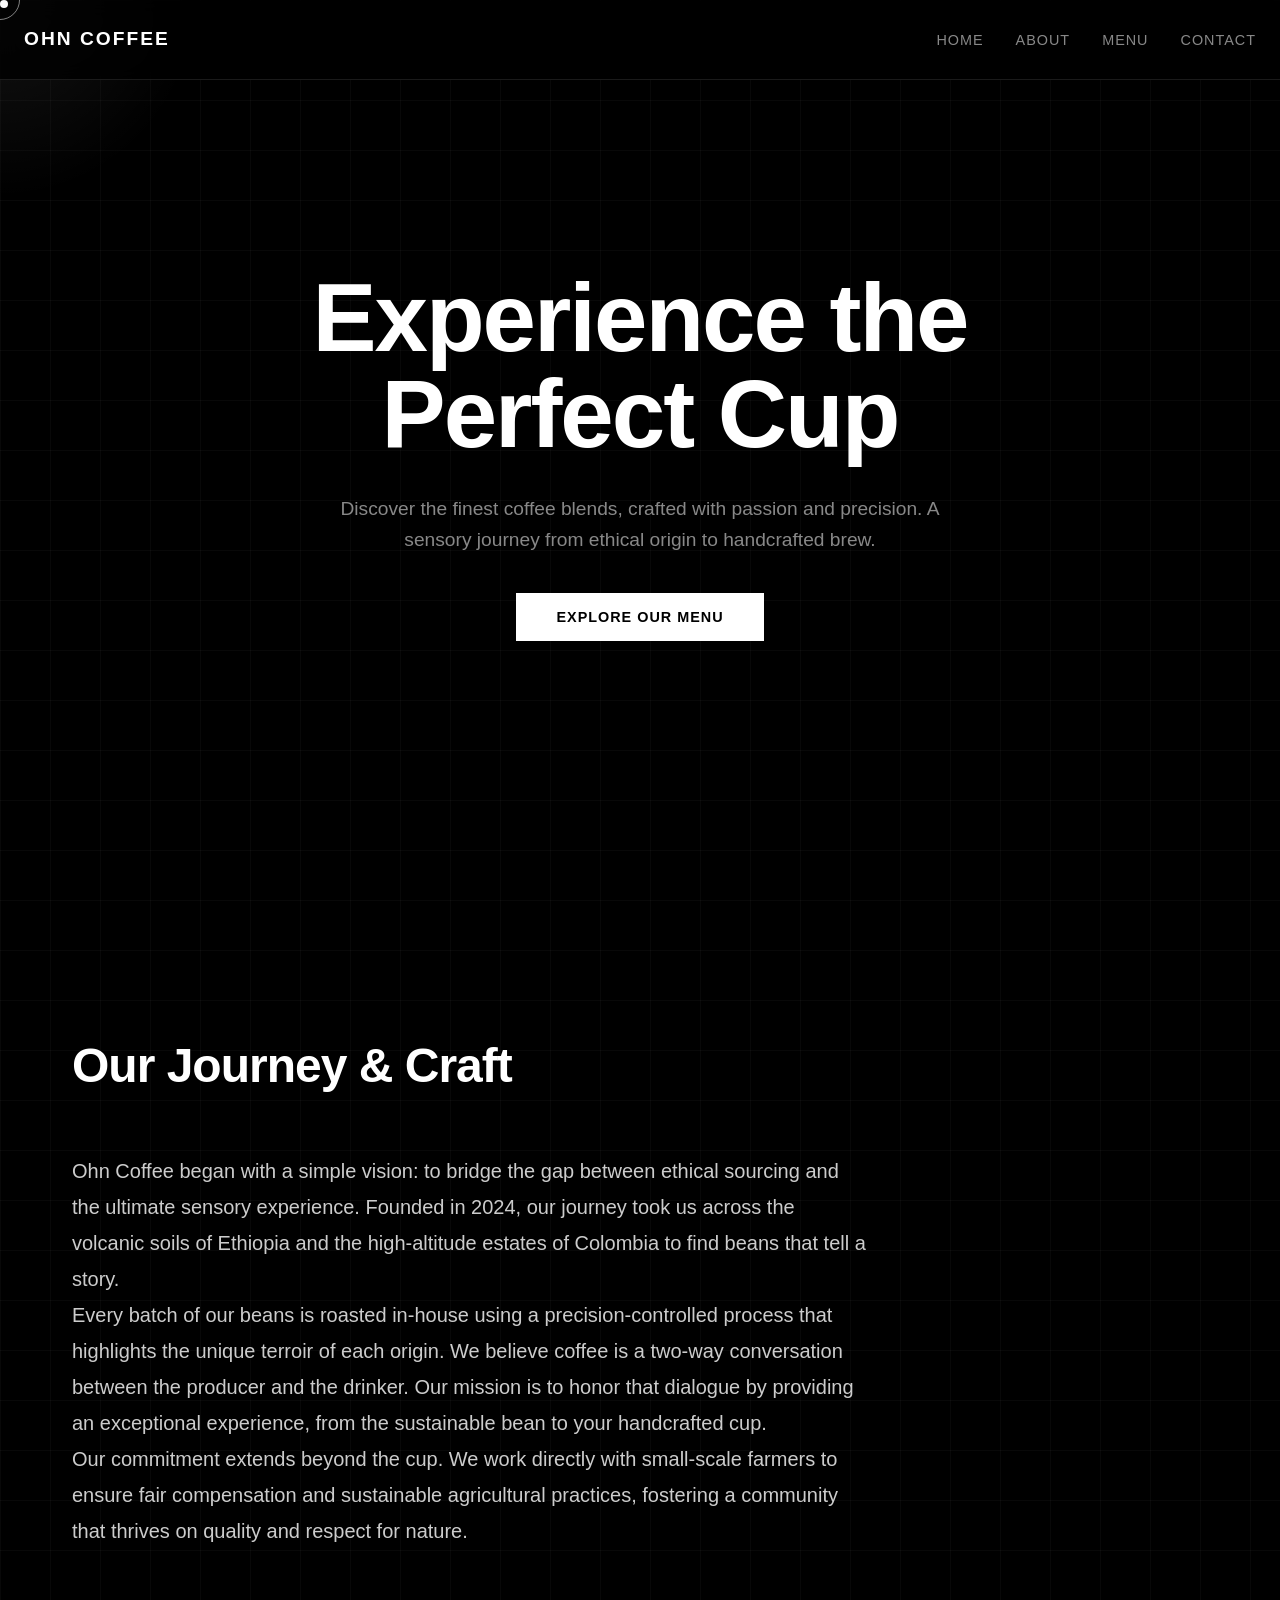
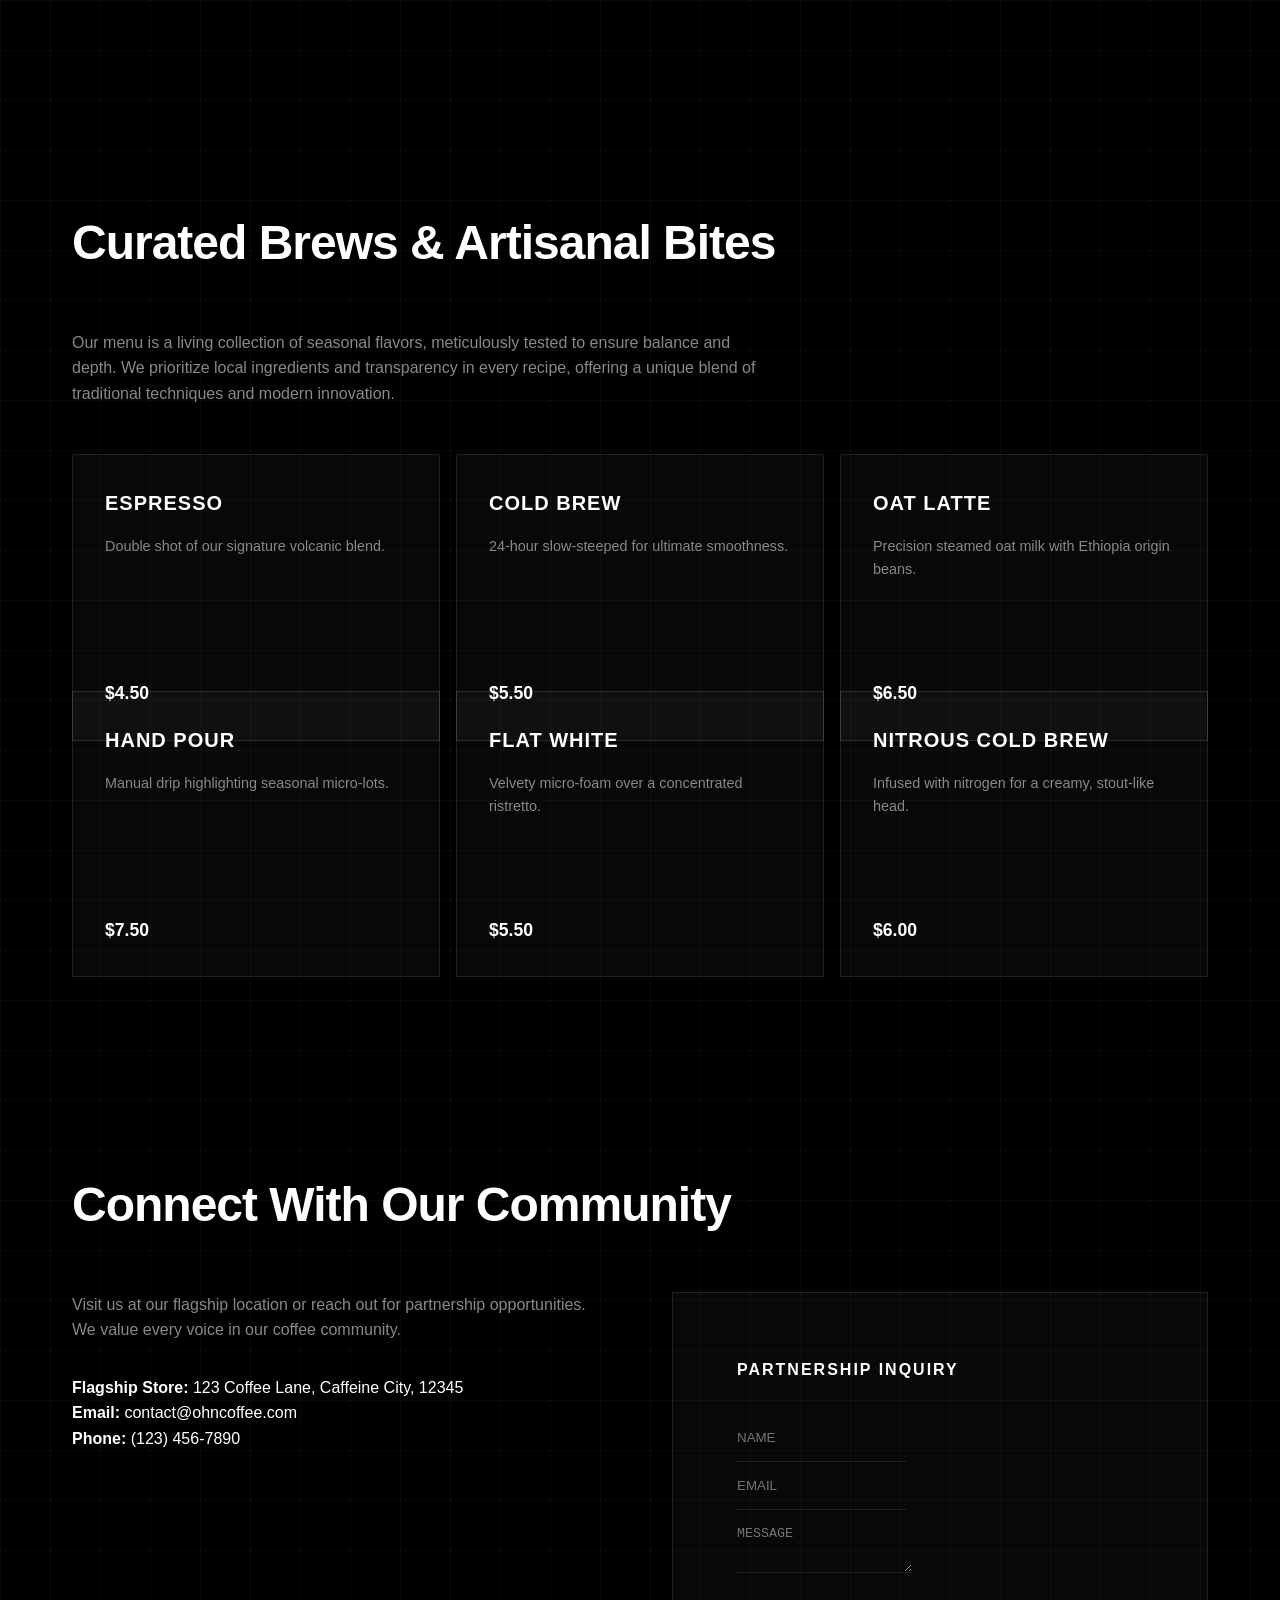
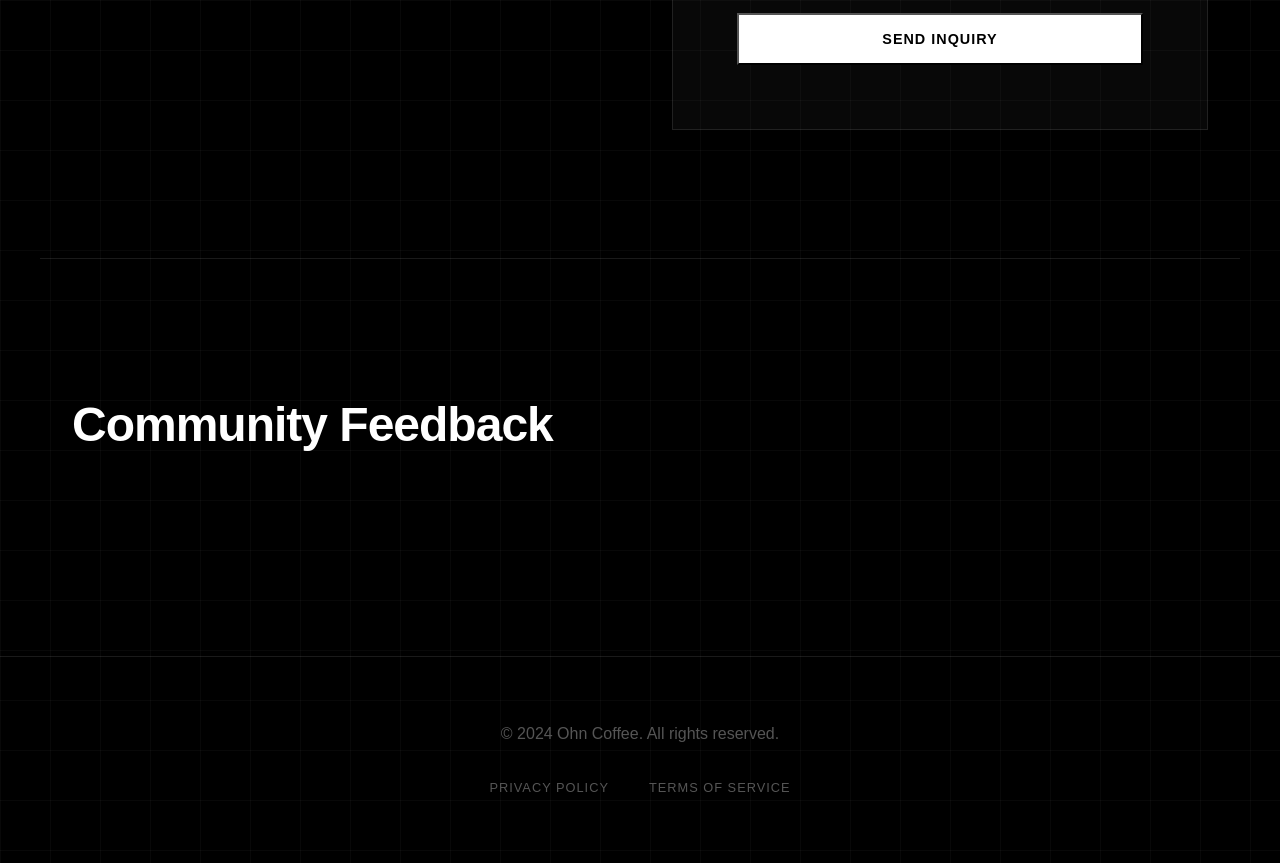
<file: index.html>
<!DOCTYPE html>
<html lang="en">
<head>
    <meta charset="UTF-8">
    <meta name="viewport" content="width=device-width, initial-scale=1.0">
    <title>Ohn Coffee - Futuristic Roasts & Community</title>
    <link rel="stylesheet" href="style.css">
</head>
<body>
    <!-- Interactive Cursor Elements -->
    <div id="custom-cursor"></div>
    <div id="cursor-follower"></div>
    <div id="cursor-glow"></div>

    <header>
        <nav>
            <div class="logo">Ohn Coffee</div>
            <ul>
                <li><a href="#hero">Home</a></li>
                <li><a href="#about">About</a></li>
                <li><a href="#menu">Menu</a></li>
                <li><a href="#contact">Contact</a></li>
            </ul>
        </nav>
    </header>

    <main>
        <section id="hero">
            <div class="hero-content">
                <h1>Experience the<br>Perfect Cup</h1>
                <p>Discover the finest coffee blends, crafted with passion and precision. A sensory journey from ethical origin to handcrafted brew.</p>
                <a href="#menu" class="btn">Explore Our Menu</a>
            </div>
        </section>

        <section id="about">
            <h2>Our Journey & Craft</h2>
            <div class="about-grid">
                <div class="about-text" style="max-width: 800px; line-height: 1.8; text-align: left;">
                    <p>Ohn Coffee began with a simple vision: to bridge the gap between ethical sourcing and the ultimate sensory experience. Founded in 2024, our journey took us across the volcanic soils of Ethiopia and the high-altitude estates of Colombia to find beans that tell a story.</p>
                    <p>Every batch of our beans is roasted in-house using a precision-controlled process that highlights the unique terroir of each origin. We believe coffee is a two-way conversation between the producer and the drinker. Our mission is to honor that dialogue by providing an exceptional experience, from the sustainable bean to your handcrafted cup.</p>
                    <p>Our commitment extends beyond the cup. We work directly with small-scale farmers to ensure fair compensation and sustainable agricultural practices, fostering a community that thrives on quality and respect for nature.</p>
                </div>
            </div>
        </section>

        <section id="menu">
            <h2>Curated Brews & Artisanal Bites</h2>
            <p style="max-width: 700px; margin-bottom: 3rem; color: #888;">Our menu is a living collection of seasonal flavors, meticulously tested to ensure balance and depth. We prioritize local ingredients and transparency in every recipe, offering a unique blend of traditional techniques and modern innovation.</p>
            <div class="menu-items">
                </div>
        </section>

        <section id="contact">
            <h2>Connect With Our Community</h2>
            <div class="contact-grid" style="display: grid; grid-template-columns: repeat(auto-fit, minmax(300px, 1fr)); gap: 4rem; text-align: left;">
                <div class="contact-info">
                    <p style="margin-bottom: 2rem; color: #888;">Visit us at our flagship location or reach out for partnership opportunities. We value every voice in our coffee community.</p>
                    <p><strong>Flagship Store:</strong> 123 Coffee Lane, Caffeine City, 12345</p>
                    <p><strong>Email:</strong> contact@ohncoffee.com</p>
                    <p><strong>Phone:</strong> (123) 456-7890</p>
                </div>

                <div class="partnership-form">
                    <h3 style="margin-bottom: 2rem; text-transform: uppercase; font-size: 1rem; letter-spacing: 2px;">Partnership Inquiry</h3>
                    <form action="https://formspree.io/f/mpqegzza" method="POST">
                        <div class="form-group">
                            <label for="full-name" style="display: none;">Name</label>
                            <input type="text" id="full-name" name="name" required placeholder="NAME">
                        </div>
                        <div class="form-group">
                            <label for="email-address" style="display: none;">Email</label>
                            <input type="email" id="email-address" name="email" required placeholder="EMAIL">
                        </div>
                        <div class="form-group">
                            <label for="message" style="display: none;">Message</label>
                            <textarea id="message" name="message" required placeholder="MESSAGE"></textarea>
                        </div>
                        <button type="submit" class="btn" style="margin-top: 2rem; width: 100%;">Send Inquiry</button>
                    </form>
                </div>
            </div>
        </section>

        <section id="comments">
            <h2 style="margin-bottom: 4rem;">Community Feedback</h2>
            <div id="disqus_thread"></div>
            <script>
                (function() {
                var d = document, s = d.createElement('script');
                s.src = 'https://ohn-coffee.disqus.com/embed.js';
                s.setAttribute('data-timestamp', +new Date());
                (d.head || d.body).appendChild(s);
                })();
            </script>
        </section>
    </main>

    <footer>
        <div class="footer-content" style="max-width: 1200px; margin: 0 auto; display: flex; flex-direction: column; align-items: center; gap: 2rem;">
            <p style="color: #555;">&copy; 2024 Ohn Coffee. All rights reserved.</p>
            <div class="footer-links" style="display: flex; gap: 2.5rem;">
                <a href="privacy.html" style="text-decoration: none; font-size: 0.8rem; letter-spacing: 1px; text-transform: uppercase;">Privacy Policy</a>
                <a href="terms.html" style="text-decoration: none; font-size: 0.8rem; letter-spacing: 1px; text-transform: uppercase;">Terms of Service</a>
            </div>
        </div>
    </footer>

    <script src="main.js"></script>
</body>
</html>
</file>
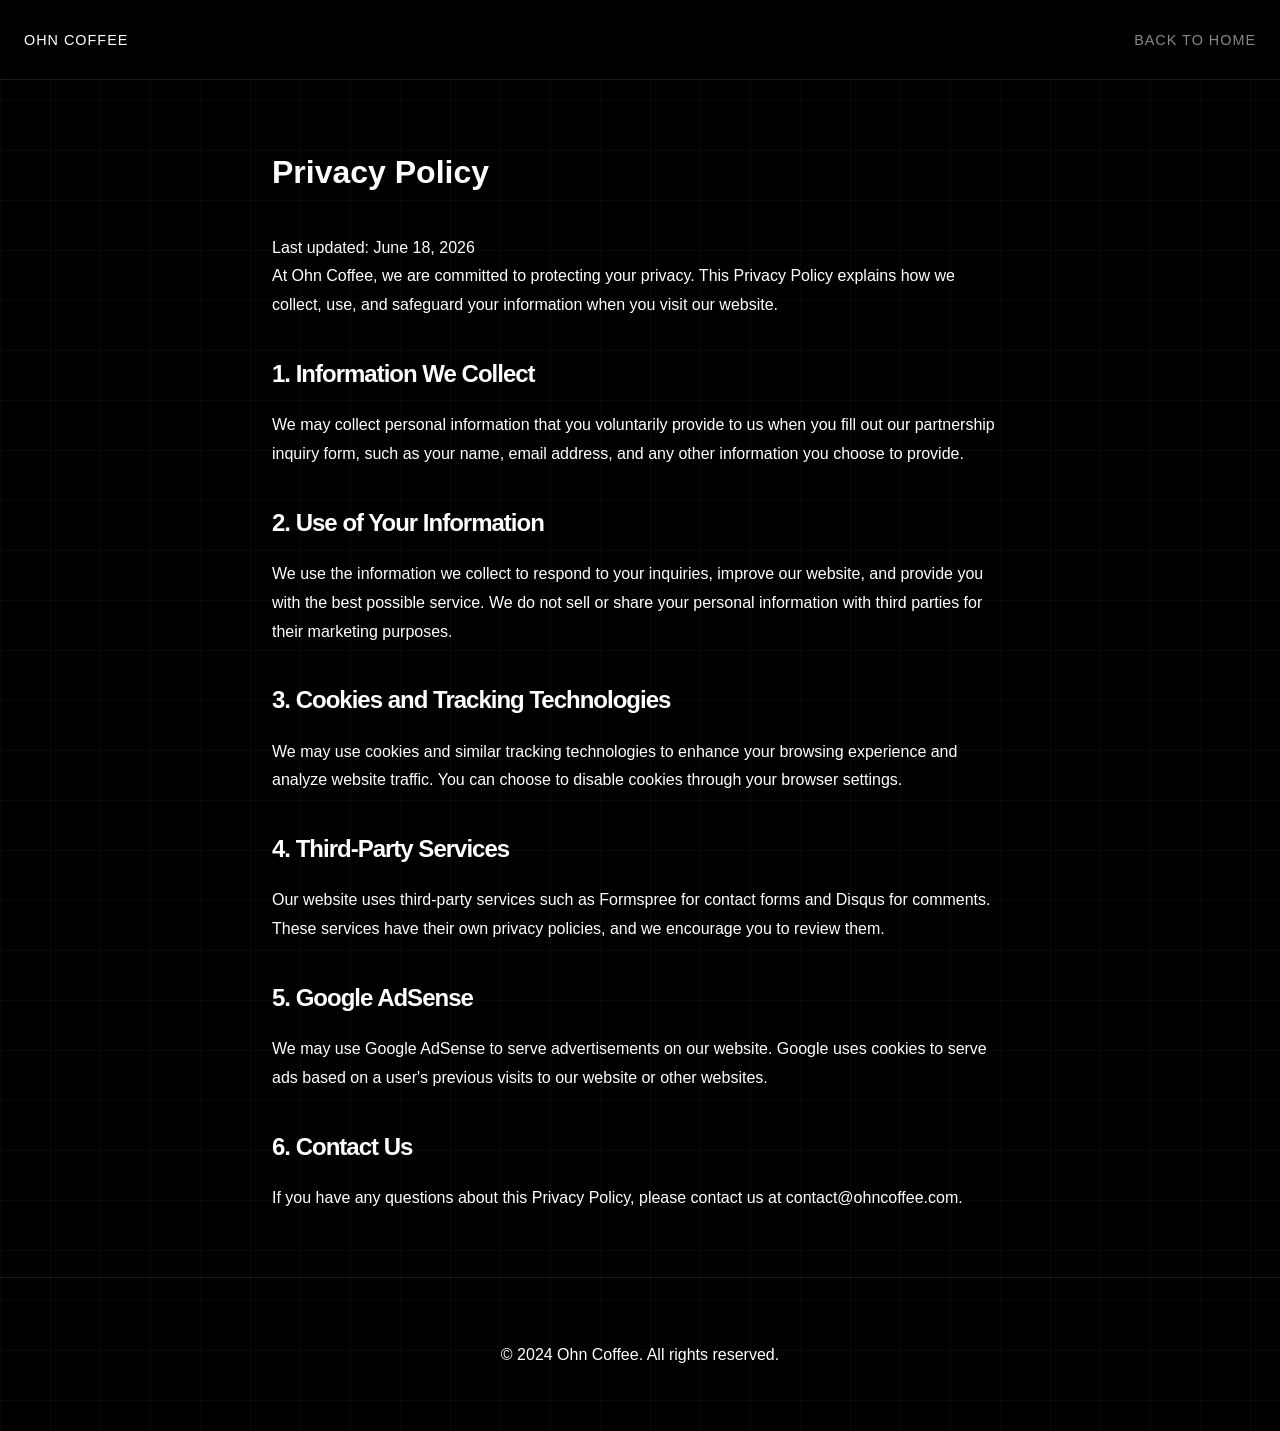
<file: privacy.html>
<!DOCTYPE html>
<html lang="en">
<head>
    <meta charset="UTF-8">
    <meta name="viewport" content="width=device-width, initial-scale=1.0">
    <title>Privacy Policy - Ohn Coffee</title>
    <link rel="stylesheet" href="style.css">
    <style>
        .legal-content {
            max-width: 800px;
            margin: 0 auto;
            text-align: left;
            line-height: 1.8;
            padding: 4rem 2rem;
        }
        .legal-content h1 { color: var(--primary-color); margin-bottom: 2rem; }
        .legal-content h2 { font-size: 1.5rem; margin-top: 2rem; margin-bottom: 1rem; }
    </style>
</head>
<body>
    <header>
        <nav>
            <div class="logo"><a href="index.html" style="color: inherit; text-decoration: none;">Ohn Coffee</a></div>
            <ul>
                <li><a href="index.html">Back to Home</a></li>
            </ul>
        </nav>
    </header>
    <main style="padding-top: 5rem;">
        <div class="legal-content">
            <h1>Privacy Policy</h1>
            <p>Last updated: June 18, 2026</p>
            <p>At Ohn Coffee, we are committed to protecting your privacy. This Privacy Policy explains how we collect, use, and safeguard your information when you visit our website.</p>
            
            <h2>1. Information We Collect</h2>
            <p>We may collect personal information that you voluntarily provide to us when you fill out our partnership inquiry form, such as your name, email address, and any other information you choose to provide.</p>
            
            <h2>2. Use of Your Information</h2>
            <p>We use the information we collect to respond to your inquiries, improve our website, and provide you with the best possible service. We do not sell or share your personal information with third parties for their marketing purposes.</p>
            
            <h2>3. Cookies and Tracking Technologies</h2>
            <p>We may use cookies and similar tracking technologies to enhance your browsing experience and analyze website traffic. You can choose to disable cookies through your browser settings.</p>
            
            <h2>4. Third-Party Services</h2>
            <p>Our website uses third-party services such as Formspree for contact forms and Disqus for comments. These services have their own privacy policies, and we encourage you to review them.</p>
            
            <h2>5. Google AdSense</h2>
            <p>We may use Google AdSense to serve advertisements on our website. Google uses cookies to serve ads based on a user's previous visits to our website or other websites.</p>
            
            <h2>6. Contact Us</h2>
            <p>If you have any questions about this Privacy Policy, please contact us at contact@ohncoffee.com.</p>
        </div>
    </main>
    <footer>
        <p>&copy; 2024 Ohn Coffee. All rights reserved.</p>
    </footer>
</body>
</html>
</file>
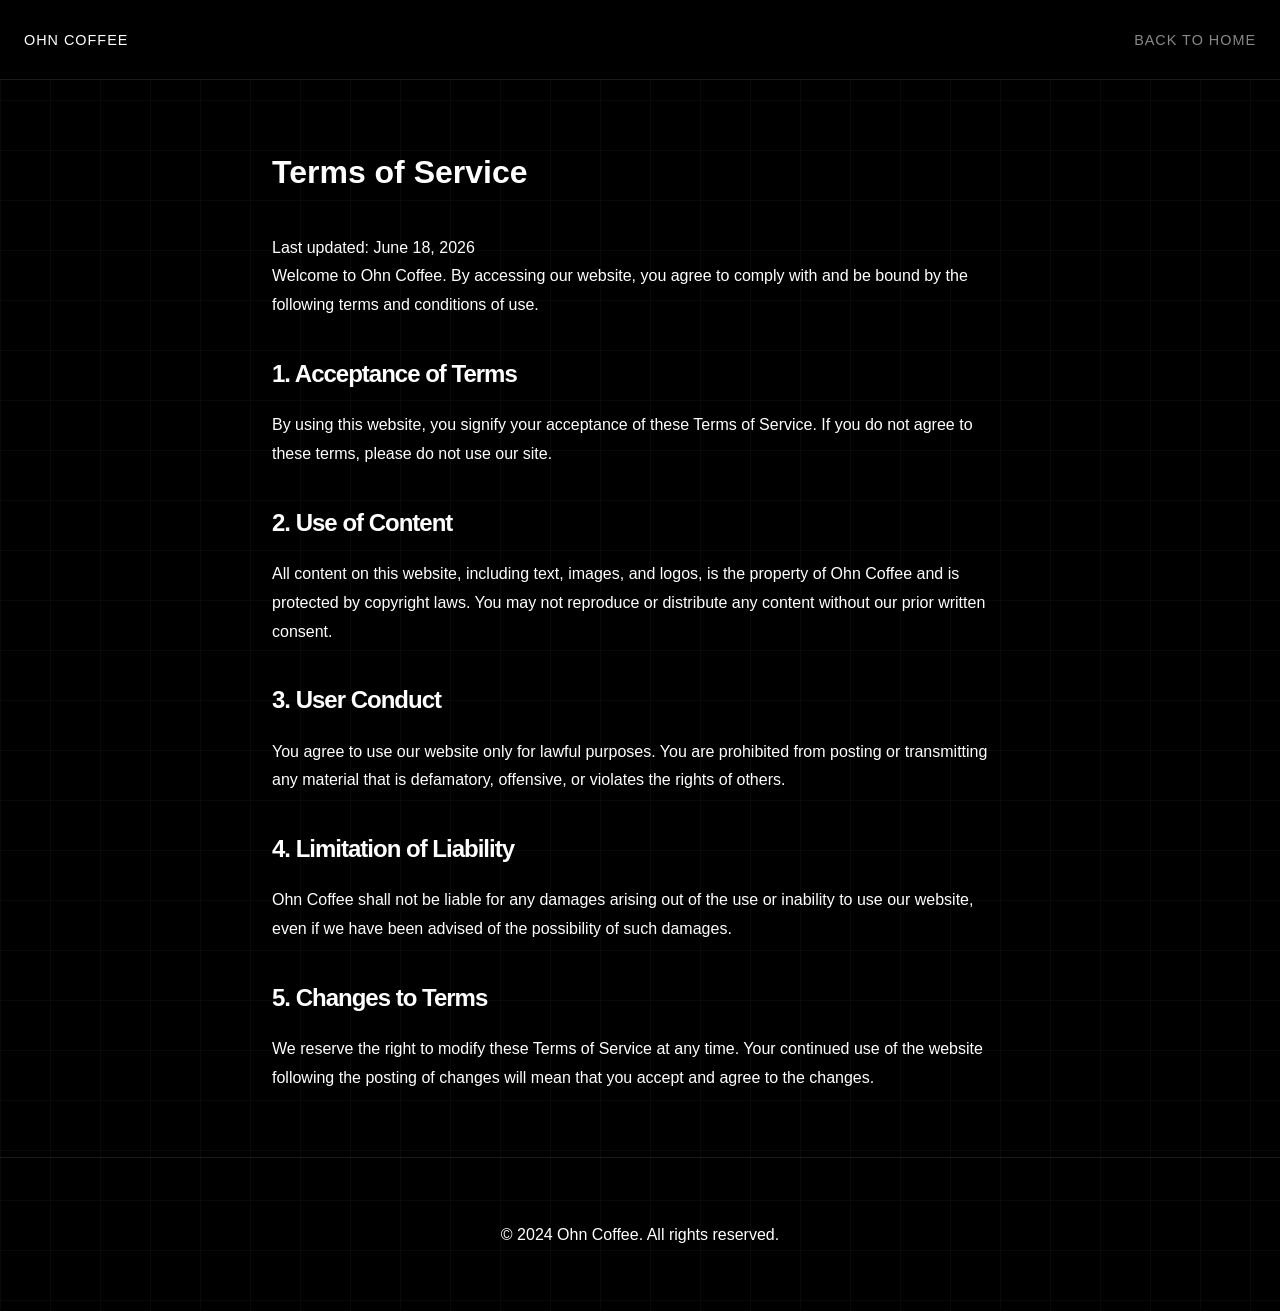
<file: terms.html>
<!DOCTYPE html>
<html lang="en">
<head>
    <meta charset="UTF-8">
    <meta name="viewport" content="width=device-width, initial-scale=1.0">
    <title>Terms of Service - Ohn Coffee</title>
    <link rel="stylesheet" href="style.css">
    <style>
        .legal-content {
            max-width: 800px;
            margin: 0 auto;
            text-align: left;
            line-height: 1.8;
            padding: 4rem 2rem;
        }
        .legal-content h1 { color: var(--primary-color); margin-bottom: 2rem; }
        .legal-content h2 { font-size: 1.5rem; margin-top: 2rem; margin-bottom: 1rem; }
    </style>
</head>
<body>
    <header>
        <nav>
            <div class="logo"><a href="index.html" style="color: inherit; text-decoration: none;">Ohn Coffee</a></div>
            <ul>
                <li><a href="index.html">Back to Home</a></li>
            </ul>
        </nav>
    </header>
    <main style="padding-top: 5rem;">
        <div class="legal-content">
            <h1>Terms of Service</h1>
            <p>Last updated: June 18, 2026</p>
            <p>Welcome to Ohn Coffee. By accessing our website, you agree to comply with and be bound by the following terms and conditions of use.</p>
            
            <h2>1. Acceptance of Terms</h2>
            <p>By using this website, you signify your acceptance of these Terms of Service. If you do not agree to these terms, please do not use our site.</p>
            
            <h2>2. Use of Content</h2>
            <p>All content on this website, including text, images, and logos, is the property of Ohn Coffee and is protected by copyright laws. You may not reproduce or distribute any content without our prior written consent.</p>
            
            <h2>3. User Conduct</h2>
            <p>You agree to use our website only for lawful purposes. You are prohibited from posting or transmitting any material that is defamatory, offensive, or violates the rights of others.</p>
            
            <h2>4. Limitation of Liability</h2>
            <p>Ohn Coffee shall not be liable for any damages arising out of the use or inability to use our website, even if we have been advised of the possibility of such damages.</p>
            
            <h2>5. Changes to Terms</h2>
            <p>We reserve the right to modify these Terms of Service at any time. Your continued use of the website following the posting of changes will mean that you accept and agree to the changes.</p>
        </div>
    </main>
    <footer>
        <p>&copy; 2024 Ohn Coffee. All rights reserved.</p>
    </footer>
</body>
</html>
</file>
<file: style.css>
:root {
    --bg-color: #000000;
    --text-color: #ffffff;
    --primary-color: #ffffff;
    --accent-color: #555555;
    --header-bg: rgba(0, 0, 0, 0.8);
    --card-bg: rgba(255, 255, 255, 0.03);
    --card-border: rgba(255, 255, 255, 0.1);
    --font-family: 'Inter', -apple-system, BlinkMacSystemFont, 'Segoe UI', Roboto, sans-serif;
}

* {
    margin: 0;
    padding: 0;
    box-sizing: border-box;
    cursor: none !important; /* Hide default cursor everywhere */
}

body {
    background-color: var(--bg-color);
    color: var(--text-color);
    font-family: var(--font-family);
    overflow-x: hidden;
    line-height: 1.6;
    background-image: 
        linear-gradient(rgba(255, 255, 255, 0.03) 1px, transparent 1px),
        linear-gradient(90deg, rgba(255, 255, 255, 0.03) 1px, transparent 1px);
    background-size: 50px 50px;
}

/* Custom Cursor Elements */
#custom-cursor {
    position: fixed;
    width: 8px;
    height: 8px;
    background: #fff;
    border-radius: 50%;
    pointer-events: none;
    z-index: 9999;
    mix-blend-mode: difference;
    transition: transform 0.1s ease;
}

#cursor-follower {
    position: fixed;
    width: 40px;
    height: 40px;
    border: 1px solid rgba(255, 255, 255, 0.5);
    border-radius: 50%;
    pointer-events: none;
    z-index: 9998;
    transition: transform 0.15s ease-out, width 0.3s, height 0.3s, background 0.3s;
}

#cursor-glow {
    position: fixed;
    width: 400px;
    height: 400px;
    background: radial-gradient(circle, rgba(255, 255, 255, 0.08) 0%, rgba(255, 255, 255, 0) 70%);
    pointer-events: none;
    z-index: 0;
    transform: translate(-50%, -50%);
    pointer-events: none;
}

header {
    background-color: var(--header-bg);
    backdrop-filter: blur(10px);
    border-bottom: 1px solid var(--card-border);
    padding: 1.5rem;
    position: fixed;
    width: 100%;
    top: 0;
    z-index: 1000;
}

nav {
    display: flex;
    justify-content: space-between;
    align-items: center;
    max-width: 1400px;
    margin: 0 auto;
}

.logo {
    font-size: 1.2rem;
    font-weight: 800;
    letter-spacing: 2px;
    text-transform: uppercase;
}

nav ul {
    list-style: none;
    display: flex;
    align-items: center;
    gap: 2rem;
}

nav a {
    color: #888;
    text-decoration: none;
    font-size: 0.9rem;
    font-weight: 500;
    text-transform: uppercase;
    letter-spacing: 1px;
    transition: color 0.3s;
}

nav a:hover {
    color: #fff;
}

#theme-toggle {
    display: none; /* In this futuristic theme, we keep it dark for impact */
}

main {
    position: relative;
    z-index: 1;
}

section {
    padding: 8rem 2rem;
    max-width: 1200px;
    margin: 0 auto;
    opacity: 0;
    transform: translateY(30px);
    transition: all 0.8s cubic-bezier(0.16, 1, 0.3, 1);
}

section.visible {
    opacity: 1;
    transform: translateY(0);
}

#hero {
    height: 100vh;
    display: flex;
    align-items: center;
    justify-content: center;
    text-align: center;
    padding: 0;
}

.hero-content h1 {
    font-size: clamp(3rem, 8vw, 6rem);
    font-weight: 900;
    line-height: 1;
    margin-bottom: 2rem;
    letter-spacing: -2px;
}

.hero-content p {
    font-size: 1.2rem;
    color: #888;
    margin-bottom: 3rem;
    max-width: 600px;
    margin-left: auto;
    margin-right: auto;
}

.btn {
    padding: 1rem 2.5rem;
    background-color: #fff;
    color: #000;
    text-decoration: none;
    font-weight: 600;
    font-size: 0.9rem;
    text-transform: uppercase;
    letter-spacing: 1px;
    border-radius: 0;
    transition: all 0.3s cubic-bezier(0.16, 1, 0.3, 1);
}

.btn:hover {
    transform: scale(1.05);
    box-shadow: 0 0 30px rgba(255, 255, 255, 0.3);
}

h2 {
    font-size: 3rem;
    font-weight: 800;
    margin-bottom: 3rem;
    letter-spacing: -1px;
}

.about-text {
    font-size: 1.25rem;
    color: #ccc;
    line-height: 1.8;
}

.menu-items {
    display: grid;
    grid-template-columns: repeat(auto-fit, minmax(300px, 1fr));
    gap: 1rem;
}

.partnership-form {
    background-color: var(--card-bg);
    border: 1px solid var(--card-border);
    padding: 4rem;
    border-radius: 0;
}

.form-group input, 
.form-group textarea {
    background: transparent;
    border: none;
    border-bottom: 1px solid var(--card-border);
    border-radius: 0;
    padding: 1rem 0;
    color: #fff;
}

.form-group input:focus, 
.form-group textarea:focus {
    border-bottom-color: #fff;
    box-shadow: none;
}

#comments {
    border-top: 1px solid var(--card-border);
}

#disqus_thread {
    background: transparent;
    box-shadow: none;
}

footer {
    padding: 4rem;
    border-top: 1px solid var(--card-border);
    text-align: center;
}

.footer-links a {
    color: #555;
    transition: color 0.3s;
}

.footer-links a:hover {
    color: #fff;
}

/* Animations */
@keyframes fadeInUp {
    from {
        opacity: 0;
        transform: translateY(20px);
    }
    to {
        opacity: 1;
        transform: translateY(0);
    }
}
</file>
